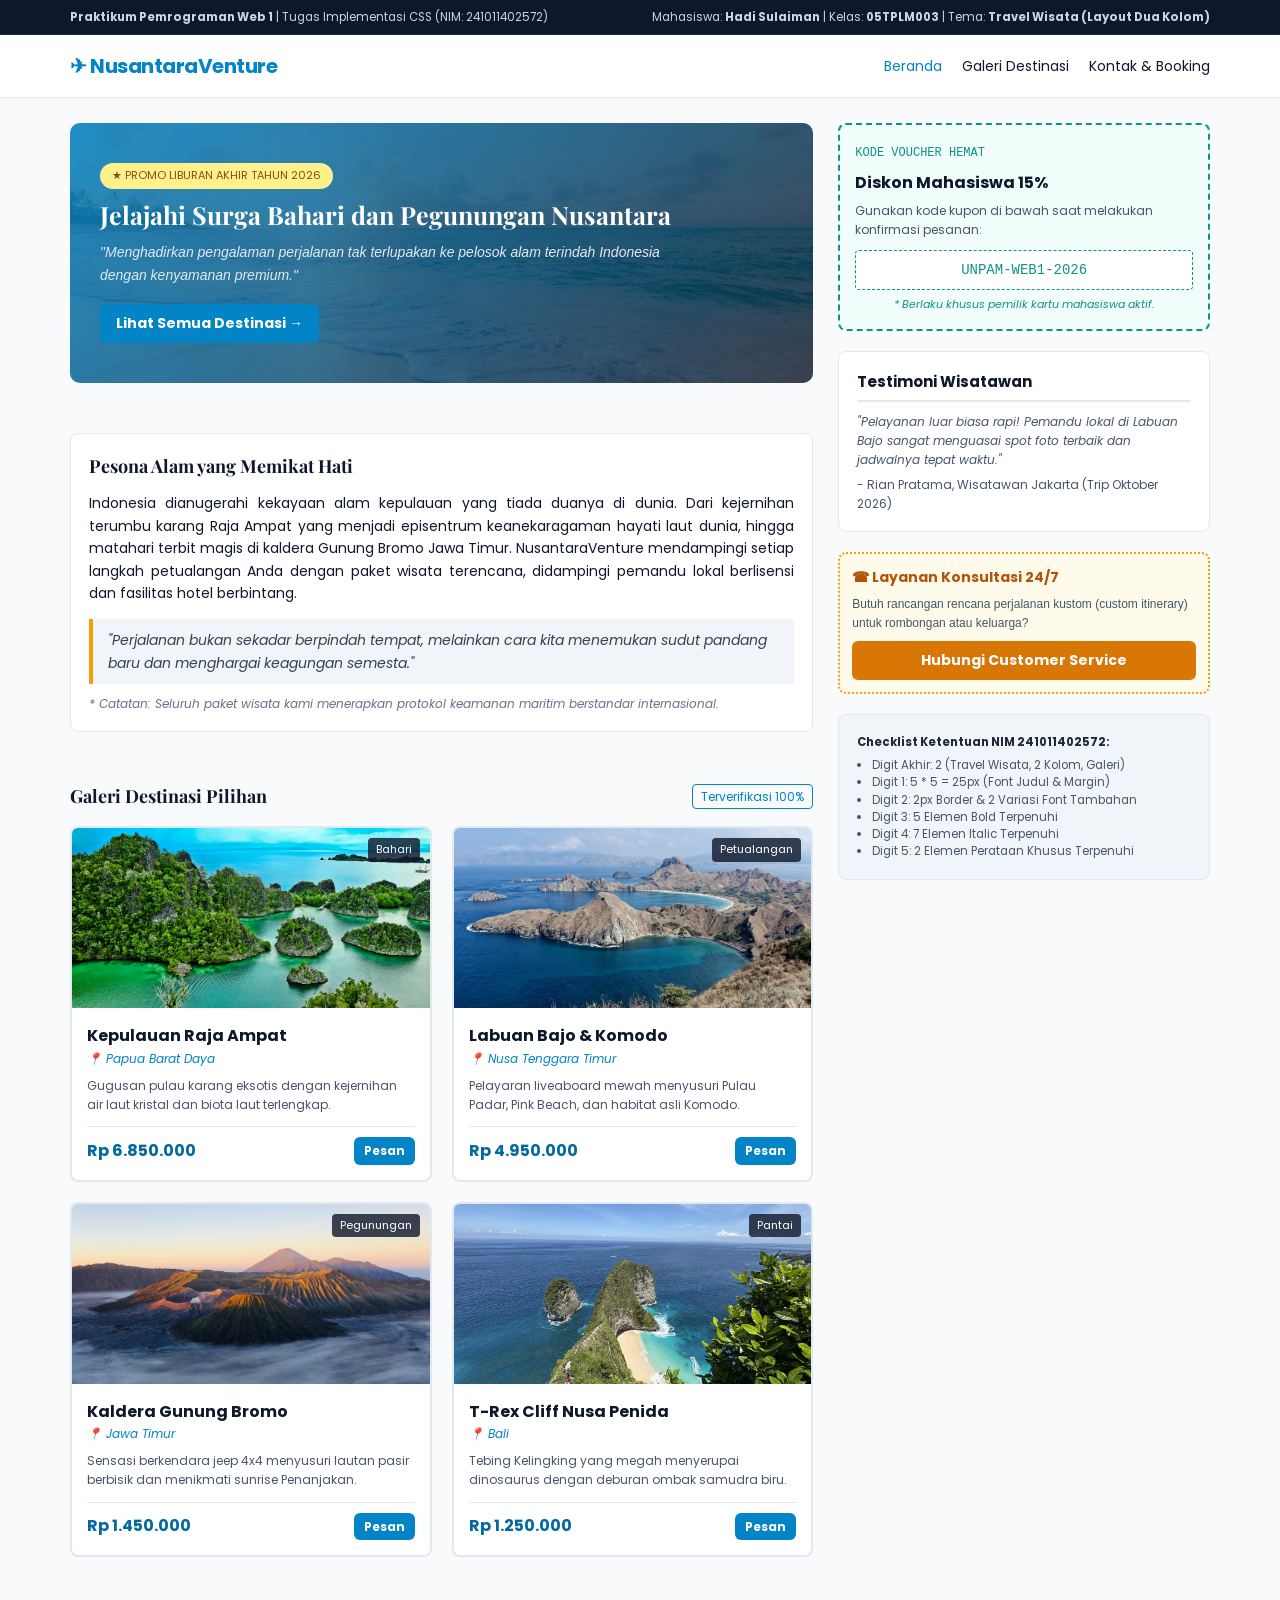
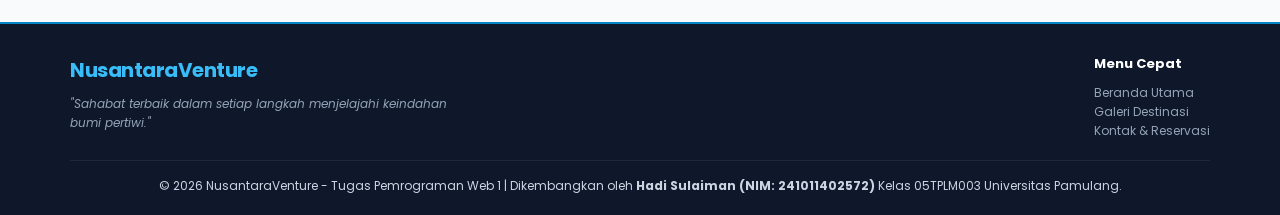
<file: index.html>
<!DOCTYPE html>
<html lang="id">
<head>
    <meta charset="UTF-8">
    <meta name="viewport" content="width=device-width, initial-scale=1.0">
    <title>NusantaraVenture - Jelajah Pesona Wisata Indonesia</title>
    <!-- EXTERNAL CSS (LINKING) - Syarat Wajib Tugas -->
    <link rel="stylesheet" href="style.css">
</head>
<body>

    <!-- Bar Informasi Identitas Mahasiswa UNPAM -->
    <div class="identitas-bar">
        <div class="container identitas-content">
            <div>
                <strong>Praktikum Pemrograman Web 1</strong> | Tugas Implementasi CSS (NIM: 241011402572)
            </div>
            <div>
                Mahasiswa: <strong>Hadi Sulaiman</strong> | Kelas: <strong>05TPLM003</strong> | Tema: <strong>Travel Wisata (Layout Dua Kolom)</strong>
            </div>
        </div>
    </div>

    <!-- Navigasi Utama -->
    <nav class="navbar">
        <div class="container nav-flex">
            <div class="brand-nama">
                ✈ NusantaraVenture
            </div>
            <ul class="nav-links">
                <li><a href="index.html" class="active">Beranda</a></li>
                <li><a href="destinasi.html">Galeri Destinasi</a></li>
                <li><a href="kontak.html">Kontak &amp; Booking</a></li>
            </ul>
        </div>
    </nav>

    <!-- Konten Utama dengan Layout Dua Kolom -->
    <main class="container layout-dua-kolom">

        <!-- ================= KOLOM UTAMA (KIRI) ================= -->
        <div class="kolom-utama">

            <!-- Hero Banner -->
            <section class="hero-banner" style="background-image: url('images/hero-marine.jpg');">
                <div class="hero-overlay"></div>
                <div class="hero-content">
                    <!-- INLINE CSS ELEMEN #1: Badge Promo Spesial -->
                    <span style="background-color: #fef08a; color: #854d0e; padding: 4px 12px; border-radius: 20px; font-size: 11px; display: inline-block; margin-bottom: 10px;">
                        ★ PROMO LIBURAN AKHIR TAHUN 2026
                    </span>
                    <!-- Judul Utama (font-size: 25px sesuai Digit ke-1: 5 * 5px) -->
                    <h1 class="judul-utama" style="color: #ffffff;">Jelajahi Surga Bahari dan Pegunungan Nusantara</h1>
                    <p class="tagline-italic font-sistem-bersih">
                        "Menghadirkan pengalaman perjalanan tak terlupakan ke pelosok alam terindah Indonesia dengan kenyamanan premium."
                    </p>
                    <a href="destinasi.html" class="btn-aksi">Lihat Semua Destinasi &rarr;</a>
                </div>
            </section>

            <!-- Seksi Pengantar / Artikel Wisata -->
            <section class="widget-box seksi-margin">
                <h2 class="judul-seksi">Pesona Alam yang Memikat Hati</h2>
                <!-- Perataan Teks Khusus #1: Text Justify -->
                <p class="text-justify-khusus font-sans-modern" style="margin-bottom: 15px;">
                    Indonesia dianugerahi kekayaan alam kepulauan yang tiada duanya di dunia. Dari kejernihan terumbu karang Raja Ampat yang menjadi episentrum keanekaragaman hayati laut dunia, hingga matahari terbit magis di kaldera Gunung Bromo Jawa Timur. NusantaraVenture mendampingi setiap langkah petualangan Anda dengan paket wisata terencana, didampingi pemandu lokal berlisensi dan fasilitas hotel berbintang.
                </p>

                <!-- Elemen Italic #3: Kutipan Wisatawan -->
                <div class="quote-italic">
                    "Perjalanan bukan sekadar berpindah tempat, melainkan cara kita menemukan sudut pandang baru dan menghargai keagungan semesta."
                </div>
                <!-- Elemen Italic #4: Catatan Khusus Perjalanan -->
                <p class="catatan-italic">
                    * Catatan: Seluruh paket wisata kami menerapkan protokol keamanan maritim berstandar internasional.
                </p>
            </section>

            <!-- TANTANGAN TUGAS: GALERI DESTINASI UNGGULAN -->
            <section class="seksi-margin">
                <div style="display: flex; justify-content: space-between; align-items: center; margin-bottom: 15px;">
                    <h2 class="judul-seksi" style="margin-bottom: 0;">Galeri Destinasi Pilihan</h2>
                    <!-- INLINE CSS ELEMEN #2: Tag Diskon Khusus -->
                    <span style="color: #0284c7; font-size: 12px; border: 1px solid #0284c7; padding: 2px 8px; border-radius: 4px;">
                        Terverifikasi 100%
                    </span>
                </div>

                <div class="galeri-grid">
                    <!-- Kartu Destinasi 1 -->
                    <article class="kartu-destinasi border-utama-solid">
                        <div class="destinasi-img-wrap">
                            <img src="images/raja-ampat.jpg" alt="Raja Ampat Papua Barat" class="destinasi-img">
                            <span class="destinasi-badge">Bahari</span>
                        </div>
                        <div class="destinasi-body">
                            <h3 class="destinasi-nama">Kepulauan Raja Ampat</h3>
                            <!-- Elemen Italic #2: Lokasi Geografis -->
                            <p class="lokasi-italic teks-kecil">&#128205; Papua Barat Daya</p>
                            <p class="teks-kecil font-sans-modern" style="margin: 8px 0;">
                                Gugusan pulau karang eksotis dengan kejernihan air laut kristal dan biota laut terlengkap.
                            </p>
                            <div class="destinasi-footer">
                                <span class="harga-angka">Rp 6.850.000</span>
                                <a href="kontak.html" class="btn-aksi" style="padding: 4px 10px; font-size: 12px;">Pesan</a>
                            </div>
                        </div>
                    </article>

                    <!-- Kartu Destinasi 2 -->
                    <article class="kartu-destinasi">
                        <div class="destinasi-img-wrap">
                            <img src="images/labuan-bajo.jpg" alt="Labuan Bajo Komodo" class="destinasi-img">
                            <span class="destinasi-badge">Petualangan</span>
                        </div>
                        <div class="destinasi-body">
                            <h3 class="destinasi-nama">Labuan Bajo &amp; Komodo</h3>
                            <p class="lokasi-italic teks-kecil">&#128205; Nusa Tenggara Timur</p>
                            <p class="teks-kecil font-sans-modern" style="margin: 8px 0;">
                                Pelayaran liveaboard mewah menyusuri Pulau Padar, Pink Beach, dan habitat asli Komodo.
                            </p>
                            <div class="destinasi-footer">
                                <span class="harga-angka">Rp 4.950.000</span>
                                <a href="kontak.html" class="btn-aksi" style="padding: 4px 10px; font-size: 12px;">Pesan</a>
                            </div>
                        </div>
                    </article>

                    <!-- Kartu Destinasi 3 -->
                    <article class="kartu-destinasi">
                        <div class="destinasi-img-wrap">
                            <img src="images/bromo.jpg" alt="Gunung Bromo Tengger" class="destinasi-img">
                            <span class="destinasi-badge">Pegunungan</span>
                        </div>
                        <div class="destinasi-body">
                            <h3 class="destinasi-nama">Kaldera Gunung Bromo</h3>
                            <p class="lokasi-italic teks-kecil">&#128205; Jawa Timur</p>
                            <p class="teks-kecil font-sans-modern" style="margin: 8px 0;">
                                Sensasi berkendara jeep 4x4 menyusuri lautan pasir berbisik dan menikmati sunrise Penanjakan.
                            </p>
                            <div class="destinasi-footer">
                                <span class="harga-angka">Rp 1.450.000</span>
                                <a href="kontak.html" class="btn-aksi" style="padding: 4px 10px; font-size: 12px;">Pesan</a>
                            </div>
                        </div>
                    </article>

                    <!-- Kartu Destinasi 4 -->
                    <article class="kartu-destinasi">
                        <div class="destinasi-img-wrap">
                            <img src="images/nusa-penida.jpg" alt="Nusa Penida Kelingking Beach" class="destinasi-img">
                            <span class="destinasi-badge">Pantai</span>
                        </div>
                        <div class="destinasi-body">
                            <h3 class="destinasi-nama">T-Rex Cliff Nusa Penida</h3>
                            <p class="lokasi-italic teks-kecil">&#128205; Bali</p>
                            <p class="teks-kecil font-sans-modern" style="margin: 8px 0;">
                                Tebing Kelingking yang megah menyerupai dinosaurus dengan deburan ombak samudra biru.
                            </p>
                            <div class="destinasi-footer">
                                <span class="harga-angka">Rp 1.250.000</span>
                                <a href="kontak.html" class="btn-aksi" style="padding: 4px 10px; font-size: 12px;">Pesan</a>
                            </div>
                        </div>
                    </article>
                </div>
            </section>

        </div>

        <!-- ================= KOLOM SIDEBAR (KANAN) ================= -->
        <aside class="kolom-sidebar">

            <!-- Widget 1: Voucher Diskon (Border Dashed 2px sesuai Digit ke-2) -->
            <div class="border-promo-dashed">
                <span class="teks-kecil font-kode-voucher" style="color: #0d9488; ">KODE VOUCHER HEMAT</span>
                <h3 style="font-size: 16px; margin: 6px 0; color: #0f172a;">Diskon Mahasiswa 15%</h3>
                <p class="teks-kecil" style="margin-bottom: 10px;">
                    Gunakan kode kupon di bawah saat melakukan konfirmasi pesanan:
                </p>
                <!-- Elemen Perataan Khusus #2: Text Center -->
                <div class="text-center-khusus font-kode-voucher" style="background: #ffffff; padding: 8px; border: 1px dashed #0d9488; border-radius: 4px; color: #0d9488;">
                    UNPAM-WEB1-2026
                </div>
                <!-- Elemen Italic #6: Keterangan Fasilitas / Term -->
                <p class="fasilitas-italic text-center-khusus" style="margin-top: 6px;">
                    * Berlaku khusus pemilik kartu mahasiswa aktif.
                </p>
            </div>

            <!-- Widget 2: Testimoni Wisatawan -->
            <div class="widget-box">
                <h3 style="font-size: 15px; margin-bottom: 10px; border-bottom: 2px solid var(--border-color); padding-bottom: 6px;">
                    Testimoni Wisatawan
                </h3>
                <!-- Elemen Italic #5: Testimoni Pengunjung -->
                <p class="testimoni-italic teks-kecil" style="margin-bottom: 6px;">
                    "Pelayanan luar biasa rapi! Pemandu lokal di Labuan Bajo sangat menguasai spot foto terbaik dan jadwalnya tepat waktu."
                </p>
                <!-- Elemen Italic #8: Status Review & Pengulas -->
                <p class="teks-kecil">
                    - Rian Pratama, Wisatawan Jakarta (Trip Oktober 2026)
                </p>
            </div>

            <!-- Widget 3: Info Hotline & Layanan Cepat -->
            <div class="border-info-dotted">
                <h3 style="font-size: 14px; color: #b45309; margin-bottom: 6px;">
                    &#9742; Layanan Konsultasi 24/7
                </h3>
                <p class="teks-kecil font-sistem-bersih" style="margin-bottom: 8px;">
                    Butuh rancangan rencana perjalanan kustom (custom itinerary) untuk rombongan atau keluarga?
                </p>
                <a href="kontak.html" class="btn-aksi" style="background: #d97706; width: 100%; text-align: center;">
                    Hubungi Customer Service
                </a>
            </div>

            <!-- Widget 4: Rekap Nilai Implementasi CSS Mahasiswa -->
            <div class="widget-box" style="background: #f1f5f9; font-size: 11.5px;">
                <strong style="color: #1e293b;">Checklist Ketentuan NIM 241011402572:</strong>
                <ul style="padding-left: 15px; margin-top: 6px; line-height: 1.5; color: #475569;">
                    <li>Digit Akhir: 2 (Travel Wisata, 2 Kolom, Galeri)</li>
                    <li>Digit 1: 5 * 5 = 25px (Font Judul &amp; Margin)</li>
                    <li>Digit 2: 2px Border &amp; 2 Variasi Font Tambahan</li>
                    <li>Digit 3: 5 Elemen Bold Terpenuhi</li>
                    <li>Digit 4: 7 Elemen Italic Terpenuhi</li>
                    <li>Digit 5: 2 Elemen Perataan Khusus Terpenuhi</li>
                </ul>
            </div>

        </aside>

    </main>

    <!-- Footer -->
    <footer>
        <div class="container">
            <div style="display: flex; justify-content: space-between; flex-wrap: wrap; gap: 20px;">
                <div style="max-width: 400px;">
                    <div class="brand-nama" style="color: #38bdf8; margin-bottom: 8px;">NusantaraVenture</div>
                    <!-- Elemen Italic #7: Motto Footer -->
                    <p class="footer-motto-italic teks-kecil">
                        "Sahabat terbaik dalam setiap langkah menjelajahi keindahan bumi pertiwi."
                    </p>
                </div>
                <div>
                    <h4 style="color: #ffffff; margin-bottom: 8px; font-size: 13px;">Menu Cepat</h4>
                    <p class="teks-kecil"><a href="index.html" style="color: #94a3b8; text-decoration: none;">Beranda Utama</a></p>
                    <p class="teks-kecil"><a href="destinasi.html" style="color: #94a3b8; text-decoration: none;">Galeri Destinasi</a></p>
                    <p class="teks-kecil"><a href="kontak.html" style="color: #94a3b8; text-decoration: none;">Kontak &amp; Reservasi</a></p>
                </div>
            </div>
            <div class="footer-bottom text-center-khusus">
                &copy; 2026 NusantaraVenture - Tugas Pemrograman Web 1 | Dikembangkan oleh <strong>Hadi Sulaiman (NIM: 241011402572)</strong> Kelas 05TPLM003 Universitas Pamulang.
            </div>
        </div>
    </footer>

</body>
</html>
</file>
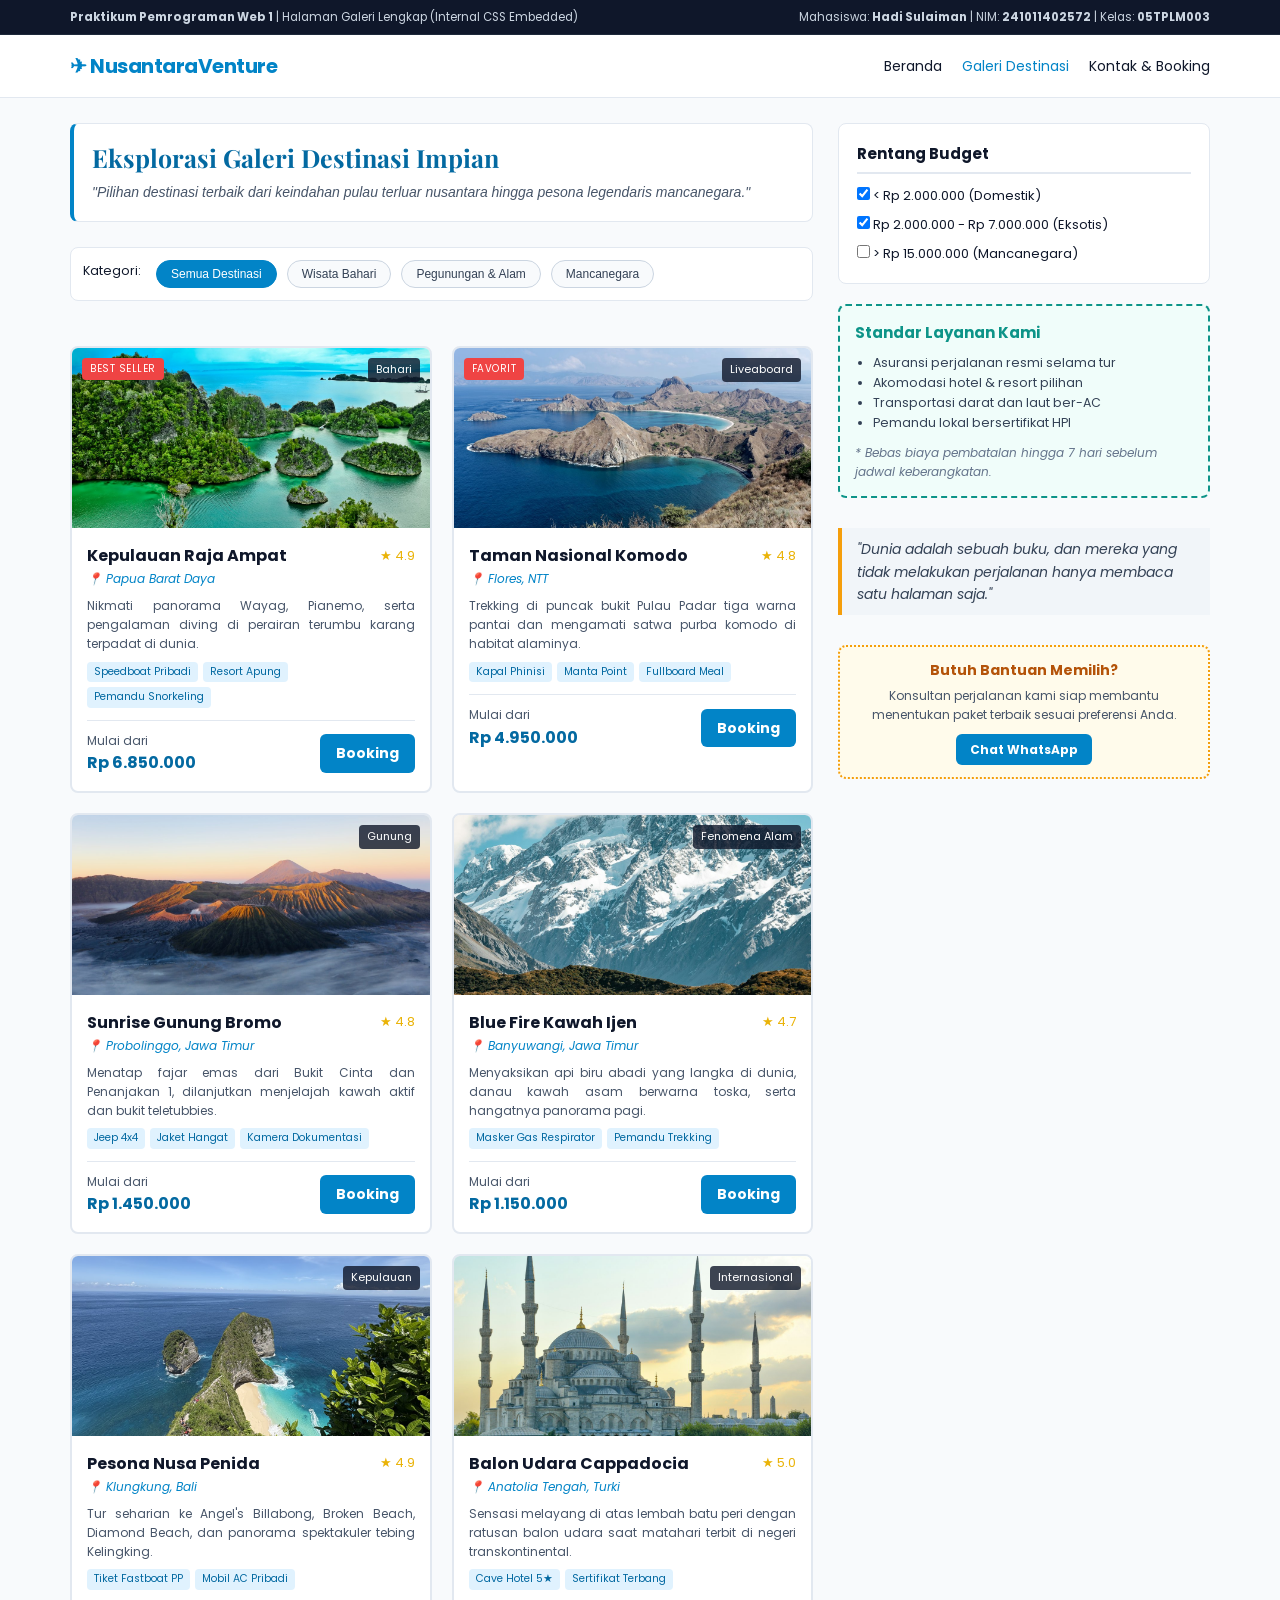
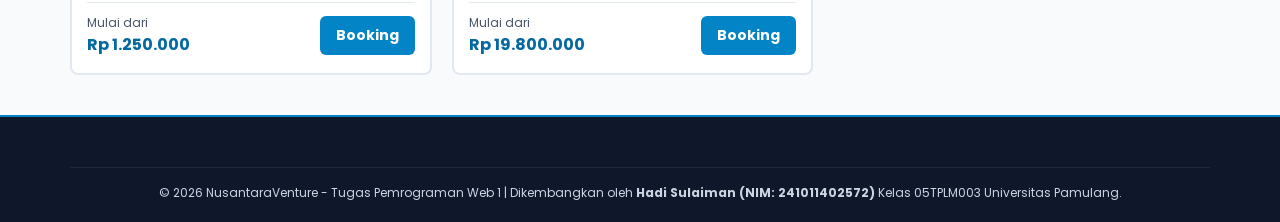
<file: destinasi.html>
<!DOCTYPE html>
<html lang="id">
<head>
    <meta charset="UTF-8">
    <meta name="viewport" content="width=device-width, initial-scale=1.0">
    <title>Katalog & Galeri Destinasi - NusantaraVenture</title>
    <!-- EXTERNAL CSS (LINKING) - Syarat Wajib Tugas -->
    <link rel="stylesheet" href="style.css">

    <!-- INTERNAL CSS (EMBEDDING) - Syarat Wajib Tugas: Menggunakan tag <style> di head -->
    <style>
        /* Gaya Internal Khusus untuk Halaman Galeri Destinasi */
        .filter-kategori-container {
            display: flex;
            gap: 10px;
            flex-wrap: wrap;
            margin-bottom: 20px;
            padding: 12px;
            background: #ffffff;
            border-radius: 8px;
            border: 1px solid #e2e8f0;
        }

        .filter-btn {
            padding: 6px 14px;
            font-size: 12px;
            border-radius: 20px;
            border: 1px solid #cbd5e1;
            background: #f8fafc;
            color: #334155;
            cursor: pointer;
            
            transition: all 0.2s ease;
        }

        .filter-btn.active, .filter-btn:hover {
            background: var(--primary-color);
            color: #ffffff;
            border-color: var(--primary-color);
        }

        .destinasi-grid-lengkap {
            display: grid;
            grid-template-columns: repeat(auto-fill, minmax(280px, 1fr));
            gap: 20px;
        }

        .rating-bintang {
            color: #eab308;
            font-size: 13px;
            
        }

        .fasilitas-tags {
            display: flex;
            gap: 5px;
            flex-wrap: wrap;
            margin-top: 8px;
        }

        .tag-pill {
            background: #e0f2fe;
            color: #0369a1;
            font-size: 10.5px;
            padding: 2px 7px;
            border-radius: 4px;
            
        }

        .badge-populer-embed {
            position: absolute;
            top: 10px;
            left: 10px;
            background: #ef4444;
            color: #ffffff;
            font-size: 10px;
            
            padding: 3px 8px;
            border-radius: 4px;
            text-transform: uppercase;
            letter-spacing: 0.5px;
        }
    </style>
</head>
<body>

    <!-- Bar Informasi Identitas Mahasiswa UNPAM -->
    <div class="identitas-bar">
        <div class="container identitas-content">
            <div>
                <strong>Praktikum Pemrograman Web 1</strong> | Halaman Galeri Lengkap (Internal CSS Embedded)
            </div>
            <div>
                Mahasiswa: <strong>Hadi Sulaiman</strong> | NIM: <strong>241011402572</strong> | Kelas: <strong>05TPLM003</strong>
            </div>
        </div>
    </div>

    <!-- Navigasi Utama -->
    <nav class="navbar">
        <div class="container nav-flex">
            <div class="brand-nama">
                ✈ NusantaraVenture
            </div>
            <ul class="nav-links">
                <li><a href="index.html">Beranda</a></li>
                <li><a href="destinasi.html" class="active">Galeri Destinasi</a></li>
                <li><a href="kontak.html">Kontak &amp; Booking</a></li>
            </ul>
        </div>
    </nav>

    <!-- Konten Utama Galeri dengan Layout Dua Kolom -->
    <main class="container layout-dua-kolom">

        <!-- ================= KOLOM UTAMA (KIRI) ================= -->
        <div class="kolom-utama">

            <!-- Header Halaman Galeri -->
            <div class="widget-box" style="border-left: 4px solid var(--primary-color);">
                <!-- Judul Utama (font-size: 25px sesuai Digit ke-1: 5 * 5px) -->
                <h1 class="judul-utama">Eksplorasi Galeri Destinasi Impian</h1>
                <!-- Elemen Italic #1: Tagline -->
                <p class="tagline-italic font-sistem-bersih" style="margin-top: 6px;">
                    "Pilihan destinasi terbaik dari keindahan pulau terluar nusantara hingga pesona legendaris mancanegara."
                </p>
            </div>

            <!-- Filter Kategori (Styling dari Internal CSS) -->
            <div class="filter-kategori-container">
                <span class="form-label" style="display: flex; align-items: center; margin-right: 5px; font-size: 12.5px;">Kategori:</span>
                <button class="filter-btn active">Semua Destinasi</button>
                <button class="filter-btn">Wisata Bahari</button>
                <button class="filter-btn">Pegunungan &amp; Alam</button>
                <button class="filter-btn">Mancanegara</button>
            </div>

            <!-- Grid Galeri Destinasi Lengkap -->
            <section class="destinasi-grid-lengkap">

                <!-- Destinasi 1: Raja Ampat -->
                <article class="kartu-destinasi border-utama-solid">
                    <div class="destinasi-img-wrap">
                        <img src="images/raja-ampat.jpg" alt="Raja Ampat" class="destinasi-img">
                        <span class="badge-populer-embed">Best Seller</span>
                        <span class="destinasi-badge">Bahari</span>
                    </div>
                    <div class="destinasi-body">
                        <div style="display: flex; justify-content: space-between; align-items: center;">
                            <h3 class="destinasi-nama">Kepulauan Raja Ampat</h3>
                            <span class="rating-bintang">★ 4.9</span>
                        </div>
                        <!-- Elemen Italic #2: Lokasi Geografis -->
                        <p class="lokasi-italic teks-kecil">&#128205; Papua Barat Daya</p>
                        <!-- Perataan Teks Khusus: Text Justify -->
                        <p class="teks-kecil text-justify-khusus" style="margin: 8px 0;">
                            Nikmati panorama Wayag, Pianemo, serta pengalaman diving di perairan terumbu karang terpadat di dunia.
                        </p>
                        <div class="fasilitas-tags">
                            <span class="tag-pill">Speedboat Pribadi</span>
                            <span class="tag-pill">Resort Apung</span>
                            <span class="tag-pill">Pemandu Snorkeling</span>
                        </div>
                        <div class="destinasi-footer">
                            <div>
                                <span class="teks-kecil" style="display: block;">Mulai dari</span>
                                <span class="harga-angka">Rp 6.850.000</span>
                            </div>
                            <a href="kontak.html" class="btn-aksi">Booking</a>
                        </div>
                    </div>
                </article>

                <!-- Destinasi 2: Labuan Bajo -->
                <article class="kartu-destinasi border-utama-solid">
                    <div class="destinasi-img-wrap">
                        <img src="images/labuan-bajo.jpg" alt="Labuan Bajo" class="destinasi-img">
                        <span class="badge-populer-embed">Favorit</span>
                        <span class="destinasi-badge">Liveaboard</span>
                    </div>
                    <div class="destinasi-body">
                        <div style="display: flex; justify-content: space-between; align-items: center;">
                            <h3 class="destinasi-nama">Taman Nasional Komodo</h3>
                            <span class="rating-bintang">★ 4.8</span>
                        </div>
                        <p class="lokasi-italic teks-kecil">&#128205; Flores, NTT</p>
                        <p class="teks-kecil text-justify-khusus" style="margin: 8px 0;">
                            Trekking di puncak bukit Pulau Padar tiga warna pantai dan mengamati satwa purba komodo di habitat alaminya.
                        </p>
                        <div class="fasilitas-tags">
                            <span class="tag-pill">Kapal Phinisi</span>
                            <span class="tag-pill">Manta Point</span>
                            <span class="tag-pill">Fullboard Meal</span>
                        </div>
                        <div class="destinasi-footer">
                            <div>
                                <span class="teks-kecil" style="display: block;">Mulai dari</span>
                                <span class="harga-angka">Rp 4.950.000</span>
                            </div>
                            <a href="kontak.html" class="btn-aksi">Booking</a>
                        </div>
                    </div>
                </article>

                <!-- Destinasi 3: Gunung Bromo -->
                <article class="kartu-destinasi">
                    <div class="destinasi-img-wrap">
                        <img src="images/bromo.jpg" alt="Gunung Bromo" class="destinasi-img">
                        <span class="destinasi-badge">Gunung</span>
                    </div>
                    <div class="destinasi-body">
                        <div style="display: flex; justify-content: space-between; align-items: center;">
                            <h3 class="destinasi-nama">Sunrise Gunung Bromo</h3>
                            <span class="rating-bintang">★ 4.8</span>
                        </div>
                        <p class="lokasi-italic teks-kecil">&#128205; Probolinggo, Jawa Timur</p>
                        <p class="teks-kecil text-justify-khusus" style="margin: 8px 0;">
                            Menatap fajar emas dari Bukit Cinta dan Penanjakan 1, dilanjutkan menjelajah kawah aktif dan bukit teletubbies.
                        </p>
                        <div class="fasilitas-tags">
                            <span class="tag-pill">Jeep 4x4</span>
                            <span class="tag-pill">Jaket Hangat</span>
                            <span class="tag-pill">Kamera Dokumentasi</span>
                        </div>
                        <div class="destinasi-footer">
                            <div>
                                <span class="teks-kecil" style="display: block;">Mulai dari</span>
                                <span class="harga-angka">Rp 1.450.000</span>
                            </div>
                            <a href="kontak.html" class="btn-aksi">Booking</a>
                        </div>
                    </div>
                </article>

                <!-- Destinasi 4: Kawah Ijen -->
                <article class="kartu-destinasi">
                    <div class="destinasi-img-wrap">
                        <img src="images/kawah-ijen.jpg" alt="Kawah Ijen" class="destinasi-img">
                        <span class="destinasi-badge">Fenomena Alam</span>
                    </div>
                    <div class="destinasi-body">
                        <div style="display: flex; justify-content: space-between; align-items: center;">
                            <h3 class="destinasi-nama">Blue Fire Kawah Ijen</h3>
                            <span class="rating-bintang">★ 4.7</span>
                        </div>
                        <p class="lokasi-italic teks-kecil">&#128205; Banyuwangi, Jawa Timur</p>
                        <p class="teks-kecil text-justify-khusus" style="margin: 8px 0;">
                            Menyaksikan api biru abadi yang langka di dunia, danau kawah asam berwarna toska, serta hangatnya panorama pagi.
                        </p>
                        <div class="fasilitas-tags">
                            <span class="tag-pill">Masker Gas Respirator</span>
                            <span class="tag-pill">Pemandu Trekking</span>
                        </div>
                        <div class="destinasi-footer">
                            <div>
                                <span class="teks-kecil" style="display: block;">Mulai dari</span>
                                <span class="harga-angka">Rp 1.150.000</span>
                            </div>
                            <a href="kontak.html" class="btn-aksi">Booking</a>
                        </div>
                    </div>
                </article>

                <!-- Destinasi 5: Nusa Penida -->
                <article class="kartu-destinasi">
                    <div class="destinasi-img-wrap">
                        <img src="images/nusa-penida.jpg" alt="Nusa Penida" class="destinasi-img">
                        <span class="destinasi-badge">Kepulauan</span>
                    </div>
                    <div class="destinasi-body">
                        <div style="display: flex; justify-content: space-between; align-items: center;">
                            <h3 class="destinasi-nama">Pesona Nusa Penida</h3>
                            <span class="rating-bintang">★ 4.9</span>
                        </div>
                        <p class="lokasi-italic teks-kecil">&#128205; Klungkung, Bali</p>
                        <p class="teks-kecil text-justify-khusus" style="margin: 8px 0;">
                            Tur seharian ke Angel's Billabong, Broken Beach, Diamond Beach, dan panorama spektakuler tebing Kelingking.
                        </p>
                        <div class="fasilitas-tags">
                            <span class="tag-pill">Tiket Fastboat PP</span>
                            <span class="tag-pill">Mobil AC Pribadi</span>
                        </div>
                        <div class="destinasi-footer">
                            <div>
                                <span class="teks-kecil" style="display: block;">Mulai dari</span>
                                <span class="harga-angka">Rp 1.250.000</span>
                            </div>
                            <a href="kontak.html" class="btn-aksi">Booking</a>
                        </div>
                    </div>
                </article>

                <!-- Destinasi 6: Cappadocia -->
                <article class="kartu-destinasi">
                    <div class="destinasi-img-wrap">
                        <img src="images/cappadocia.jpg" alt="Cappadocia Balon Udara" class="destinasi-img">
                        <span class="destinasi-badge">Internasional</span>
                    </div>
                    <div class="destinasi-body">
                        <div style="display: flex; justify-content: space-between; align-items: center;">
                            <h3 class="destinasi-nama">Balon Udara Cappadocia</h3>
                            <span class="rating-bintang">★ 5.0</span>
                        </div>
                        <p class="lokasi-italic teks-kecil">&#128205; Anatolia Tengah, Turki</p>
                        <p class="teks-kecil text-justify-khusus" style="margin: 8px 0;">
                            Sensasi melayang di atas lembah batu peri dengan ratusan balon udara saat matahari terbit di negeri transkontinental.
                        </p>
                        <div class="fasilitas-tags">
                            <span class="tag-pill">Cave Hotel 5★</span>
                            <span class="tag-pill">Sertifikat Terbang</span>
                        </div>
                        <div class="destinasi-footer">
                            <div>
                                <span class="teks-kecil" style="display: block;">Mulai dari</span>
                                <span class="harga-angka">Rp 19.800.000</span>
                            </div>
                            <a href="kontak.html" class="btn-aksi">Booking</a>
                        </div>
                    </div>
                </article>

            </section>

        </div>

        <!-- ================= KOLOM SIDEBAR (KANAN) ================= -->
        <aside class="kolom-sidebar">

            <!-- Filter Berdasarkan Rentang Harga -->
            <div class="widget-box">
                <h3 style="font-size: 15px; margin-bottom: 12px; border-bottom: 2px solid var(--border-color); padding-bottom: 6px;">
                    Rentang Budget
                </h3>
                <div style="display: flex; flex-direction: column; gap: 8px; font-size: 13px;">
                    <label><input type="checkbox" checked> &lt; Rp 2.000.000 (Domestik)</label>
                    <label><input type="checkbox" checked> Rp 2.000.000 - Rp 7.000.000 (Eksotis)</label>
                    <label><input type="checkbox"> &gt; Rp 15.000.000 (Mancanegara)</label>
                </div>
            </div>

            <!-- Fasilitas Termasuk (Dua Jenis Border: Solid & Dashed) -->
            <div class="border-promo-dashed">
                <h3 style="font-size: 15px; color: #0d9488; margin-bottom: 8px;">
                    Standar Layanan Kami
                </h3>
                <ul style="padding-left: 18px; font-size: 12.5px; line-height: 1.6; color: #334155;">
                    <li>Asuransi perjalanan resmi selama tur</li>
                    <li>Akomodasi hotel &amp; resort pilihan</li>
                    <li>Transportasi darat dan laut ber-AC</li>
                    <li>Pemandu lokal bersertifikat HPI</li>
                </ul>
                <!-- Elemen Italic #4: Catatan Khusus -->
                <p class="catatan-italic" style="margin-top: 10px;">
                    * Bebas biaya pembatalan hingga 7 hari sebelum jadwal keberangkatan.
                </p>
            </div>

            <!-- Kutipan Petualang -->
            <div class="quote-italic">
                "Dunia adalah sebuah buku, dan mereka yang tidak melakukan perjalanan hanya membaca satu halaman saja."
            </div>

            <!-- Card Bantuan -->
            <div class="border-info-dotted text-center-khusus">
                <h4 style="color: #b45309; margin-bottom: 4px;">Butuh Bantuan Memilih?</h4>
                <p class="teks-kecil" style="margin-bottom: 10px;">
                    Konsultan perjalanan kami siap membantu menentukan paket terbaik sesuai preferensi Anda.
                </p>
                <a href="kontak.html" class="btn-aksi" style="padding: 6px 14px; font-size: 12px;">Chat WhatsApp</a>
            </div>

        </aside>

    </main>

    <!-- Footer -->
    <footer>
        <div class="container">
            <div class="footer-bottom text-center-khusus">
                &copy; 2026 NusantaraVenture - Tugas Pemrograman Web 1 | Dikembangkan oleh <strong>Hadi Sulaiman (NIM: 241011402572)</strong> Kelas 05TPLM003 Universitas Pamulang.
            </div>
        </div>
    </footer>

</body>
</html>
</file>
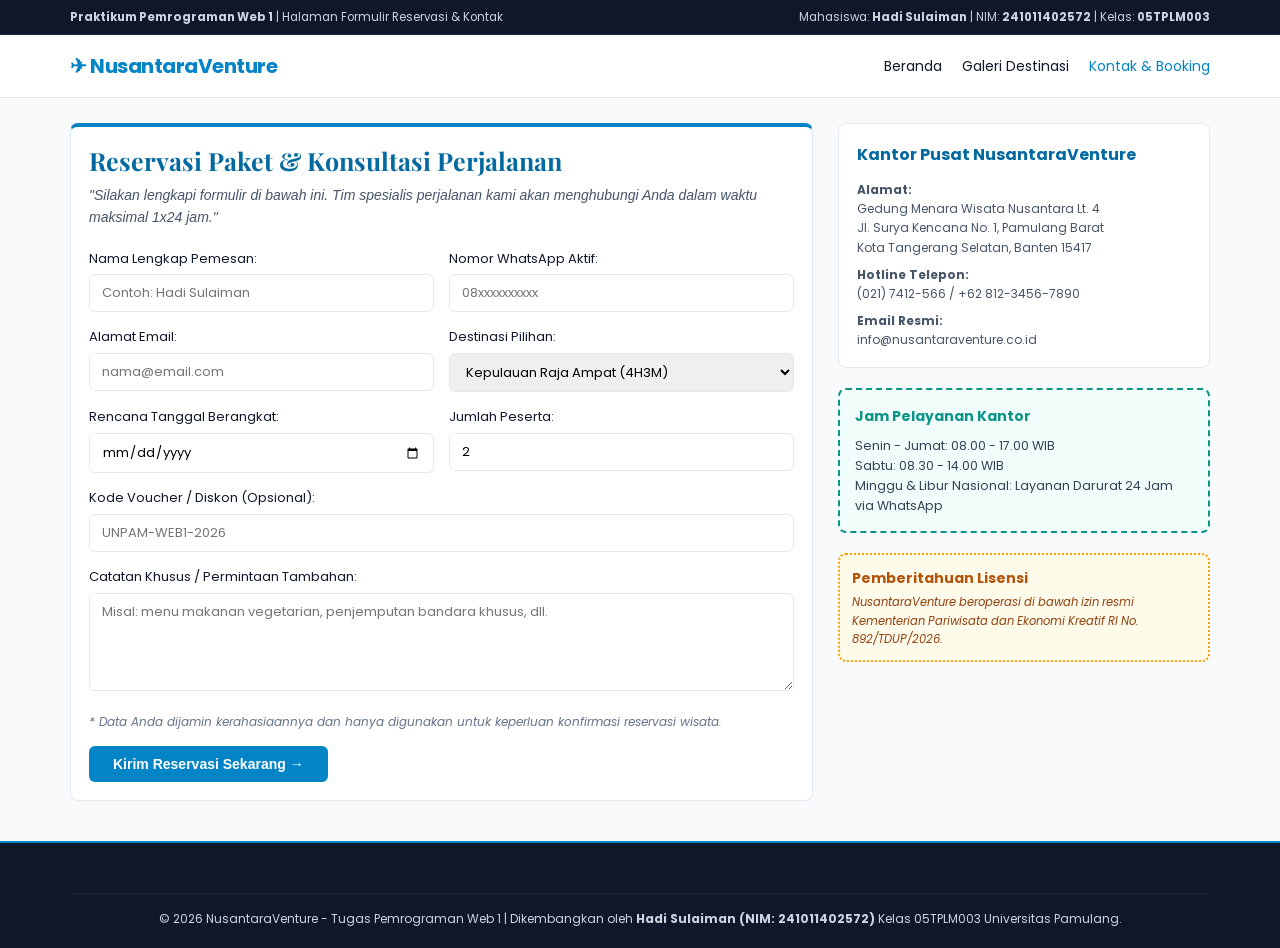
<file: kontak.html>
<!DOCTYPE html>
<html lang="id">
<head>
    <meta charset="UTF-8">
    <meta name="viewport" content="width=device-width, initial-scale=1.0">
    <title>Kontak & Reservasi Perjalanan - NusantaraVenture</title>
    <!-- EXTERNAL CSS (LINKING) - Syarat Wajib Tugas -->
    <link rel="stylesheet" href="style.css">
</head>
<body>

    <!-- Bar Informasi Identitas Mahasiswa UNPAM -->
    <div class="identitas-bar">
        <div class="container identitas-content">
            <div>
                <strong>Praktikum Pemrograman Web 1</strong> | Halaman Formulir Reservasi &amp; Kontak
            </div>
            <div>
                Mahasiswa: <strong>Hadi Sulaiman</strong> | NIM: <strong>241011402572</strong> | Kelas: <strong>05TPLM003</strong>
            </div>
        </div>
    </div>

    <!-- Navigasi Utama -->
    <nav class="navbar">
        <div class="container nav-flex">
            <div class="brand-nama">
                ✈ NusantaraVenture
            </div>
            <ul class="nav-links">
                <li><a href="index.html">Beranda</a></li>
                <li><a href="destinasi.html">Galeri Destinasi</a></li>
                <li><a href="kontak.html" class="active">Kontak &amp; Booking</a></li>
            </ul>
        </div>
    </nav>

    <!-- Konten Utama Kontak dengan Layout Dua Kolom -->
    <main class="container layout-dua-kolom">

        <!-- ================= KOLOM UTAMA (KIRI): FORMULIR BOOKING ================= -->
        <div class="kolom-utama">

            <div class="widget-box" style="border-top: 4px solid var(--primary-color);">
                <!-- Judul Utama (font-size: 25px sesuai Digit ke-1: 5 * 5px) -->
                <h1 class="judul-utama">Reservasi Paket &amp; Konsultasi Perjalanan</h1>
                <!-- Elemen Italic #1: Tagline -->
                <p class="tagline-italic font-sistem-bersih" style="margin-top: 6px; margin-bottom: 20px;">
                    "Silakan lengkapi formulir di bawah ini. Tim spesialis perjalanan kami akan menghubungi Anda dalam waktu maksimal 1x24 jam."
                </p>

                <!-- Formulir Reservasi -->
                <form action="#" method="POST" onsubmit="event.preventDefault(); alert('Terima kasih! Formulir reservasi Anda berhasil dikirim.');">
                    
                    <div style="display: grid; grid-template-columns: 1fr 1fr; gap: 15px;">
                        <div class="form-group">
                            <label class="form-label">Nama Lengkap Pemesan:</label>
                            <input type="text" class="form-control" placeholder="Contoh: Hadi Sulaiman" required>
                        </div>
                        <div class="form-group">
                            <label class="form-label">Nomor WhatsApp Aktif:</label>
                            <input type="tel" class="form-control" placeholder="08xxxxxxxxxx" required>
                        </div>
                    </div>

                    <div style="display: grid; grid-template-columns: 1fr 1fr; gap: 15px;">
                        <div class="form-group">
                            <label class="form-label">Alamat Email:</label>
                            <input type="email" class="form-control" placeholder="nama@email.com" required>
                        </div>
                        <div class="form-group">
                            <label class="form-label">Destinasi Pilihan:</label>
                            <select class="form-control">
                                <option>Kepulauan Raja Ampat (4H3M)</option>
                                <option>Labuan Bajo &amp; Komodo Liveaboard (3H2M)</option>
                                <option>Sunrise Kaldera Bromo (2H1M)</option>
                                <option>Blue Fire Kawah Ijen (2H1M)</option>
                                <option>Eksplorasi Nusa Penida Bali (1 Hari)</option>
                                <option>Tur Balon Udara Cappadocia Turki (7H6M)</option>
                            </select>
                        </div>
                    </div>

                    <div style="display: grid; grid-template-columns: 1fr 1fr; gap: 15px;">
                        <div class="form-group">
                            <label class="form-label">Rencana Tanggal Berangkat:</label>
                            <input type="date" class="form-control" required>
                        </div>
                        <div class="form-group">
                            <label class="form-label">Jumlah Peserta:</label>
                            <input type="number" class="form-control" value="2" min="1" max="50">
                        </div>
                    </div>

                    <div class="form-group">
                        <label class="form-label">Kode Voucher / Diskon (Opsional):</label>
                        <!-- Menggunakan Variasi Font Monospace -->
                        <input type="text" class="form-control font-kode-voucher" placeholder="UNPAM-WEB1-2026" style="text-transform: uppercase;">
                    </div>

                    <div class="form-group">
                        <label class="form-label">Catatan Khusus / Permintaan Tambahan:</label>
                        <textarea class="form-control" rows="4" placeholder="Misal: menu makanan vegetarian, penjemputan bandara khusus, dll."></textarea>
                    </div>

                    <!-- Elemen Italic #4: Catatan Khusus -->
                    <p class="catatan-italic" style="margin-bottom: 15px;">
                        * Data Anda dijamin kerahasiaannya dan hanya digunakan untuk keperluan konfirmasi reservasi wisata.
                    </p>

                    <!-- Elemen Bold #5: Tombol Aksi -->
                    <button type="submit" class="btn-aksi" style="padding: 10px 24px; font-size: 14px;">
                        Kirim Reservasi Sekarang &rarr;
                    </button>
                </form>
            </div>

        </div>

        <!-- ================= KOLOM SIDEBAR (KANAN): INFORMASI KANTOR ================= -->
        <aside class="kolom-sidebar">

            <!-- Kantor Operasional -->
            <div class="widget-box border-utama-solid">
                <h3 style="font-size: 16px; margin-bottom: 12px; color: var(--primary-dark);">
                    Kantor Pusat NusantaraVenture
                </h3>
                <p class="font-sans-modern teks-kecil" style="margin-bottom: 8px;">
                    <strong>Alamat:</strong><br>
                    Gedung Menara Wisata Nusantara Lt. 4<br>
                    Jl. Surya Kencana No. 1, Pamulang Barat<br>
                    Kota Tangerang Selatan, Banten 15417
                </p>
                <p class="font-sans-modern teks-kecil" style="margin-bottom: 8px;">
                    <strong>Hotline Telepon:</strong><br>
                    (021) 7412-566 / +62 812-3456-7890
                </p>
                <p class="font-sans-modern teks-kecil">
                    <strong>Email Resmi:</strong><br>
                    info@nusantaraventure.co.id
                </p>
            </div>

            <!-- Jam Operasional -->
            <div class="border-promo-dashed">
                <h4 style="font-size: 14px; color: #0d9488; margin-bottom: 8px;">
                    Jam Pelayanan Kantor
                </h4>
                <div style="font-size: 12.5px; line-height: 1.6; color: #334155;">
                    <div>Senin - Jumat: 08.00 - 17.00 WIB</div>
                    <div>Sabtu: 08.30 - 14.00 WIB</div>
                    <div>Minggu &amp; Libur Nasional: Layanan Darurat 24 Jam via WhatsApp</div>
                </div>
            </div>

            <!-- Jaminan Keamanan -->
            <div class="border-info-dotted">
                <h4 style="color: #b45309; margin-bottom: 4px;">Pemberitahuan Lisensi</h4>
                <!-- Elemen Italic: Disclaimer -->
                <p class="catatan-italic" style="font-size: 11.5px; color: #92400e;">
                    NusantaraVenture beroperasi di bawah izin resmi Kementerian Pariwisata dan Ekonomi Kreatif RI No. 892/TDUP/2026.
                </p>
            </div>

        </aside>

    </main>

    <!-- Footer -->
    <footer>
        <div class="container">
            <div class="footer-bottom text-center-khusus">
                &copy; 2026 NusantaraVenture - Tugas Pemrograman Web 1 | Dikembangkan oleh <strong>Hadi Sulaiman (NIM: 241011402572)</strong> Kelas 05TPLM003 Universitas Pamulang.
            </div>
        </div>
    </footer>

</body>
</html>
</file>
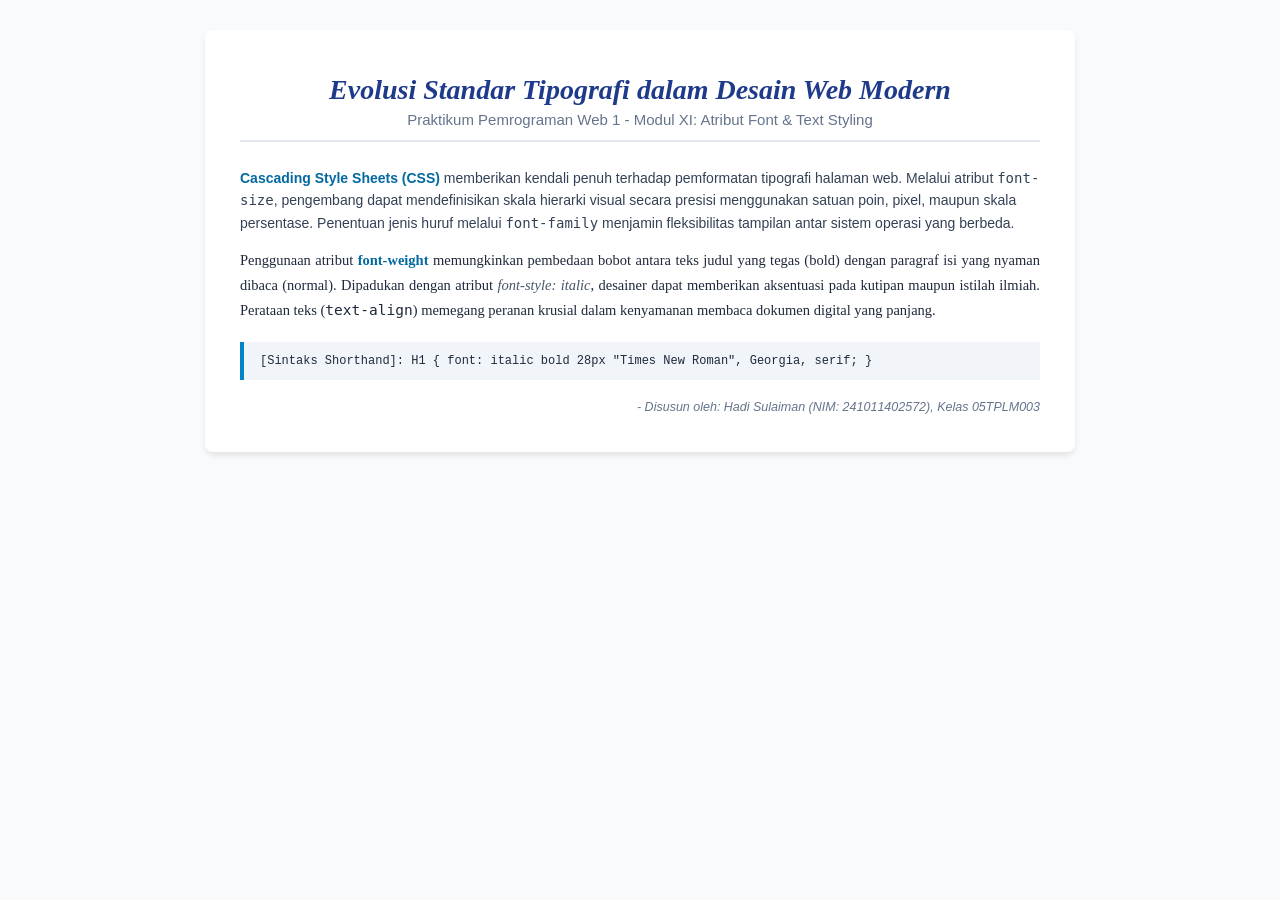
<file: percobaan/latihan1_font.html>
<!DOCTYPE html>
<html lang="id">
<head>
    <meta charset="UTF-8">
    <title>Percobaan 1: Pengaturan Tipografi & Teks CSS</title>
    <style>
        body {
            font-family: Arial, sans-serif;
            background-color: #f8fafc;
            color: #1e293b;
            padding: 30px;
            margin: 0;
        }

        .container {
            max-width: 800px;
            margin: 0 auto;
            background: #ffffff;
            padding: 25px 35px;
            border-radius: 8px;
            box-shadow: 0 4px 6px -1px rgba(0,0,0,0.1);
        }

        /* Heading Utama: Menggunakan Shorthand font */
        h1.judul-artikel {
            font: italic bold 28px "Times New Roman", Georgia, serif;
            color: #1e3a8a;
            margin-bottom: 5px;
            text-align: center;
        }

        /* Sub-judul: font-family Arial, font-weight medium, font-size medium */
        h2.sub-judul {
            font-family: Arial, sans-serif;
            font-weight: normal;
            font-size: 15px;
            color: #64748b;
            text-align: center;
            margin-top: 0;
            margin-bottom: 25px;
            border-bottom: 2px solid #e2e8f0;
            padding-bottom: 12px;
        }

        /* Paragraf 1: Perataan Kiri (text-align: left) */
        p.paragraf-kiri {
            font-family: "Segoe UI", Tahoma, sans-serif;
            font-size: 14px;
            line-height: 1.6;
            text-align: left;
            color: #334155;
        }

        /* Paragraf 2: Perataan Justify (text-align: justify) dengan variasi font-style & font-weight */
        p.paragraf-justify {
            font-family: "Georgia", serif;
            font-size: 14.5px;
            line-height: 1.7;
            text-align: justify;
            color: #1e293b;
        }

        /* Penekanan Istilah Khusus */
        .istilah-tebal {
            font-weight: bold;
            color: #0369a1;
        }

        .istilah-miring {
            font-style: italic;
            color: #475569;
        }

        /* Paragraf 3: Perataan Kanan (text-align: right) untuk sumber kutipan */
        p.sumber-kutipan {
            font-style: italic;
            font-weight: 500;
            font-size: 12.5px;
            text-align: right;
            color: #64748b;
            margin-top: 20px;
        }

        /* Kotak Catatan: Font Monospace */
        .kotak-catatan {
            font-family: "Courier New", monospace;
            font-size: 12px;
            background: #f1f5f9;
            padding: 12px 16px;
            border-left: 4px solid #0284c7;
            margin-top: 20px;
        }
    </style>
</head>
<body>

    <div class="container">
        <h1 class="judul-artikel">Evolusi Standar Tipografi dalam Desain Web Modern</h1>
        <h2 class="sub-judul">Praktikum Pemrograman Web 1 - Modul XI: Atribut Font &amp; Text Styling</h2>

        <p class="paragraf-kiri">
            <span class="istilah-tebal">Cascading Style Sheets (CSS)</span> memberikan kendali penuh terhadap pemformatan tipografi halaman web. Melalui atribut <code>font-size</code>, pengembang dapat mendefinisikan skala hierarki visual secara presisi menggunakan satuan poin, pixel, maupun skala persentase. Penentuan jenis huruf melalui <code>font-family</code> menjamin fleksibilitas tampilan antar sistem operasi yang berbeda.
        </p>

        <p class="paragraf-justify">
            Penggunaan atribut <span class="istilah-tebal">font-weight</span> memungkinkan pembedaan bobot antara teks judul yang tegas (bold) dengan paragraf isi yang nyaman dibaca (normal). Dipadukan dengan atribut <span class="istilah-miring">font-style: italic</span>, desainer dapat memberikan aksentuasi pada kutipan maupun istilah ilmiah. Perataan teks (<code>text-align</code>) memegang peranan krusial dalam kenyamanan membaca dokumen digital yang panjang.
        </p>

        <div class="kotak-catatan">
            [Sintaks Shorthand]: H1 { font: italic bold 28px "Times New Roman", Georgia, serif; }
        </div>

        <p class="sumber-kutipan">
            - Disusun oleh: Hadi Sulaiman (NIM: 241011402572), Kelas 05TPLM003
        </p>
    </div>

</body>
</html>
</file>
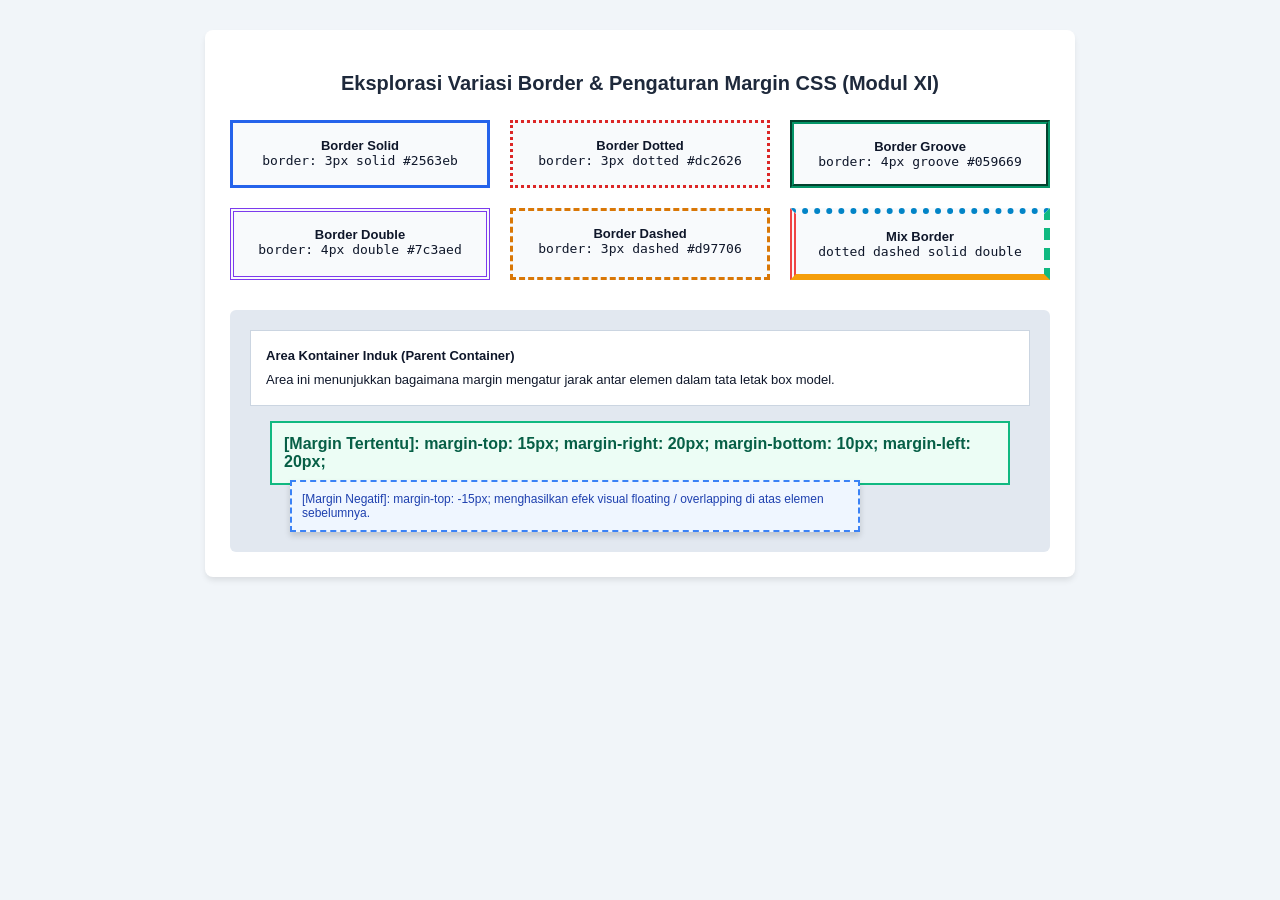
<file: percobaan/latihan2_box_border.html>
<!DOCTYPE html>
<html lang="id">
<head>
    <meta charset="UTF-8">
    <title>Percobaan 2: Box Model Margin & Variasi Border</title>
    <style>
        body {
            font-family: Arial, sans-serif;
            background-color: #f1f5f9;
            padding: 30px;
            margin: 0;
            color: #0f172a;
        }

        .wrapper {
            max-width: 820px;
            margin: 0 auto;
            background: #ffffff;
            padding: 25px;
            border-radius: 8px;
            box-shadow: 0 4px 6px -1px rgba(0,0,0,0.1);
        }

        h2.title {
            text-align: center;
            color: #1e293b;
            margin-bottom: 25px;
            font-size: 20px;
        }

        /* Demonstrasi Variasi Border Sesuai Modul XI Halaman 4 */
        .border-grid {
            display: grid;
            grid-template-columns: repeat(auto-fit, minmax(220px, 1fr));
            gap: 20px;
            margin-bottom: 30px;
        }

        .box {
            padding: 15px;
            background-color: #f8fafc;
            text-align: center;
            font-size: 13px;
        }

        /* 1. Border Solid */
        .border-solid {
            border: 3px solid #2563eb;
        }

        /* 2. Border Dotted */
        .border-dotted {
            border: 3px dotted #dc2626;
        }

        /* 3. Border Groove */
        .border-groove {
            border: 4px groove #059669;
        }

        /* 4. Border Double */
        .border-double {
            border: 4px double #7c3aed;
        }

        /* 5. Border Dashed */
        .border-dashed {
            border: 3px dashed #d97706;
        }

        /* 6. Mix Border (4 Sisi Berbeda Sesuai Modul XI) */
        .border-mix {
            border-width: 6px;
            border-color: #0284c7 #10b981 #f59e0b #ef4444;
            border-style: dotted dashed solid double;
        }

        /* Demonstrasi Pengaturan Margin (Top, Right, Bottom, Left & Margin Negatif) */
        .margin-demo-area {
            background-color: #e2e8f0;
            padding: 20px;
            border-radius: 6px;
            position: relative;
        }

        .base-card {
            background-color: #ffffff;
            padding: 15px;
            border: 1px solid #cbd5e1;
            font-size: 13px;
            line-height: 1.5;
        }

        /* Kotak dengan Nilai Margin Spesifik Sesuai Modul */
        .custom-margin-box {
            background-color: #ecfdf5;
            border: 2px solid #10b981;
            padding: 12px;
            margin-top: 15px;
            margin-right: 20px;
            margin-bottom: 10px;
            margin-left: 20px;
            font-weight: bold;
            color: #065f46;
        }

        /* Kotak Demonstrasi Margin Negatif (Efek Tumpang Tindih) */
        .negative-margin-box {
            background-color: #eff6ff;
            border: 2px dashed #3b82f6;
            padding: 10px;
            margin-top: -15px; /* Margin negatif menarik elemen ke atas */
            margin-left: 40px;
            width: 70%;
            font-size: 12px;
            color: #1e40af;
            box-shadow: 0 4px 6px rgba(0,0,0,0.15);
        }
    </style>
</head>
<body>

    <div class="wrapper">
        <h2 class="title">Eksplorasi Variasi Border &amp; Pengaturan Margin CSS (Modul XI)</h2>

        <!-- Bagian 1: Galeri Bentuk Border -->
        <div class="border-grid">
            <div class="box border-solid">
                <strong>Border Solid</strong><br>
                <code>border: 3px solid #2563eb</code>
            </div>
            <div class="box border-dotted">
                <strong>Border Dotted</strong><br>
                <code>border: 3px dotted #dc2626</code>
            </div>
            <div class="box border-groove">
                <strong>Border Groove</strong><br>
                <code>border: 4px groove #059669</code>
            </div>
            <div class="box border-double">
                <strong>Border Double</strong><br>
                <code>border: 4px double #7c3aed</code>
            </div>
            <div class="box border-dashed">
                <strong>Border Dashed</strong><br>
                <code>border: 3px dashed #d97706</code>
            </div>
            <div class="box border-mix">
                <strong>Mix Border</strong><br>
                <code>dotted dashed solid double</code>
            </div>
        </div>

        <!-- Bagian 2: Demonstrasi Margin Positif & Negatif -->
        <div class="margin-demo-area">
            <div class="base-card">
                <strong>Area Kontainer Induk (Parent Container)</strong>
                <p style="margin: 5px 0 0 0;">Area ini menunjukkan bagaimana margin mengatur jarak antar elemen dalam tata letak box model.</p>
            </div>

            <div class="custom-margin-box">
                [Margin Tertentu]: margin-top: 15px; margin-right: 20px; margin-bottom: 10px; margin-left: 20px;
            </div>

            <div class="negative-margin-box">
                [Margin Negatif]: margin-top: -15px; menghasilkan efek visual floating / overlapping di atas elemen sebelumnya.
            </div>
        </div>
    </div>

</body>
</html>
</file>
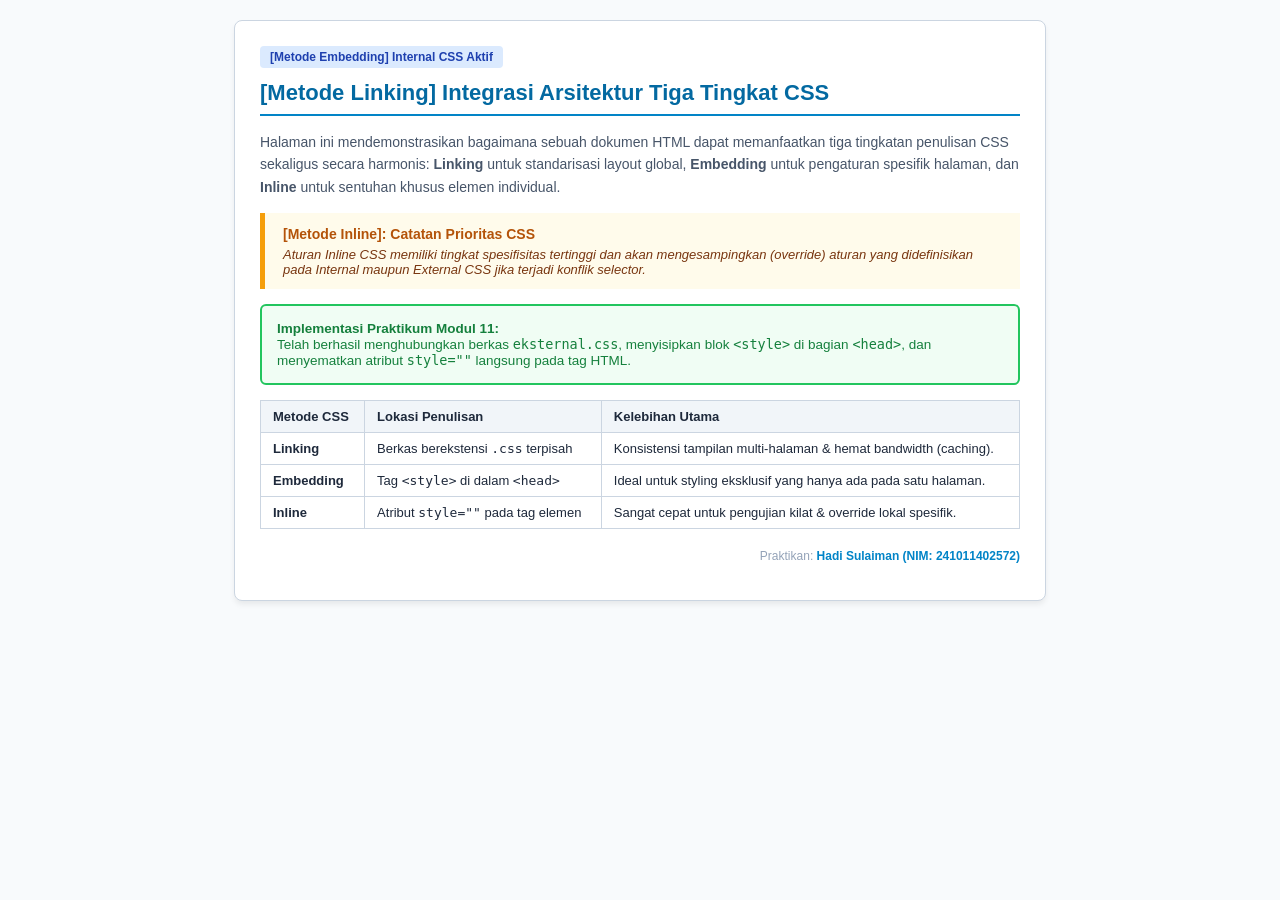
<file: percobaan/latihan3_linking_embedding_inline.html>
<!DOCTYPE html>
<html lang="id">
<head>
    <meta charset="UTF-8">
    <title>Percobaan 3: Tiga Metode Penggunaan CSS</title>
    
    <!-- 1. METODE LINKING (EXTERNAL CSS) -->
    <link rel="stylesheet" href="eksternal.css">

    <!-- 2. METODE EMBEDDING (INTERNAL CSS) -->
    <style type="text/css">
        .badge-embedding {
            background-color: #dbeafe;
            color: #1e40af;
            padding: 4px 10px;
            border-radius: 4px;
            font-size: 12px;
            font-weight: 600;
            display: inline-block;
            margin-bottom: 12px;
        }

        .highlight-box {
            background-color: #f0fdf4;
            border: 2px solid #22c55e;
            padding: 15px;
            border-radius: 6px;
            margin: 15px 0;
            font-size: 13.5px;
            color: #15803d;
        }

        .table-perbandingan {
            width: 100%;
            border-collapse: collapse;
            margin-top: 15px;
            font-size: 13px;
        }

        .table-perbandingan th, .table-perbandingan td {
            border: 1px solid #cbd5e1;
            padding: 8px 12px;
            text-align: left;
        }

        .table-perbandingan th {
            background-color: #f1f5f9;
            font-weight: 600;
        }
    </style>
</head>
<body>

    <div class="card-panel">
        <span class="badge-embedding">[Metode Embedding] Internal CSS Aktif</span>
        <h1 class="header-eksternal">[Metode Linking] Integrasi Arsitektur Tiga Tingkat CSS</h1>
        
        <p class="teks-deskripsi">
            Halaman ini mendemonstrasikan bagaimana sebuah dokumen HTML dapat memanfaatkan tiga tingkatan penulisan CSS sekaligus secara harmonis: <strong>Linking</strong> untuk standarisasi layout global, <strong>Embedding</strong> untuk pengaturan spesifik halaman, dan <strong>Inline</strong> untuk sentuhan khusus elemen individual.
        </p>

        <!-- 3. METODE INLINE CSS (PADA BEBERAPA ELEMEN SPESIFIK) -->
        <div style="background-color: #fffbeb; border-left: 5px solid #f59e0b; padding: 12px 18px; margin: 15px 0;">
            <strong style="color: #b45309; font-size: 14px;">[Metode Inline]: Catatan Prioritas CSS</strong>
            <p style="margin: 4px 0 0 0; font-size: 13px; color: #78350f; font-style: italic;">
                Aturan Inline CSS memiliki tingkat spesifisitas tertinggi dan akan mengesampingkan (override) aturan yang didefinisikan pada Internal maupun External CSS jika terjadi konflik selector.
            </p>
        </div>

        <div class="highlight-box">
            <strong>Implementasi Praktikum Modul 11:</strong><br>
            Telah berhasil menghubungkan berkas <code>eksternal.css</code>, menyisipkan blok <code>&lt;style&gt;</code> di bagian <code>&lt;head&gt;</code>, dan menyematkan atribut <code>style=""</code> langsung pada tag HTML.
        </div>

        <table class="table-perbandingan">
            <thead>
                <tr>
                    <th>Metode CSS</th>
                    <th>Lokasi Penulisan</th>
                    <th>Kelebihan Utama</th>
                </tr>
            </thead>
            <tbody>
                <tr>
                    <td><strong>Linking</strong></td>
                    <td>Berkas berekstensi <code>.css</code> terpisah</td>
                    <td>Konsistensi tampilan multi-halaman &amp; hemat bandwidth (caching).</td>
                </tr>
                <tr>
                    <td><strong>Embedding</strong></td>
                    <td>Tag <code>&lt;style&gt;</code> di dalam <code>&lt;head&gt;</code></td>
                    <td>Ideal untuk styling eksklusif yang hanya ada pada satu halaman.</td>
                </tr>
                <tr>
                    <td><strong>Inline</strong></td>
                    <td>Atribut <code>style=""</code> pada tag elemen</td>
                    <td>Sangat cepat untuk pengujian kilat &amp; override lokal spesifik.</td>
                </tr>
            </tbody>
        </table>

        <!-- Elemen Inline Tambahan -->
        <p style="text-align: right; font-size: 12px; color: #94a3b8; margin-top: 20px;">
            Praktikan: <span style="font-weight: bold; color: #0284c7;">Hadi Sulaiman (NIM: 241011402572)</span>
        </p>
    </div>

</body>
</html>
</file>
<file: style.css>
/* ==========================================================================
   TUGAS PEMROGRAMAN WEB 1 - PRAKTIKUM PROPERTI CSS (MODUL XI)
   ==========================================================================
   IDENTITAS MAHASISWA:
   - Nama        : Hadi Sulaiman
   - NIM         : 241011402572
   - Kelas       : 05TPLM003
   - Mata Kuliah : Pemrograman Web 1
   - Kampus      : Universitas Pamulang (UNPAM)

   KETENTUAN DIGIT TERAKHIR NIM (Digit = 2):
   - Tema Website     : Travel Wisata (NusantaraVenture)
   - Tata Letak Layout: Dua Kolom (Two-Column Layout: 2.2fr : 1fr)
   - Tantangan        : Galeri Destinasi dengan Filter & Kartu Interaktif

   KETENTUAN 5 DIGIT TERAKHIR NIM (0, 2, 5, 7, 2 -> Angka 0 diubah ke 5 -> 5, 2, 5, 7, 2):
   1. FONT-SIZE   : Min 3 ukuran berbeda | Judul utama = Digit 1 * 5px = 25px
                    (Diterapkan: 25px, 18px, 14px, 12px)
   2. FONT-FAMILY : Min 2 font dasar + Digit 2 variasi tambahan = 4 Jenis Font
                    (Diterapkan: Poppins, Playfair Display, Segoe UI, Courier New)
   3. FONT-WEIGHT : Membedakan ketebalan judul & isi | Min Digit 3 elemen bold = 5 Elemen
                    - Ketebalan Isi  : font-weight: normal; (body)
                    - Ketebalan Judul: font-weight: bold;
                    - 5 Elemen Bold  : .brand-nama, .judul-utama, .destinasi-nama,
                                       .harga-angka, .btn-aksi
   4. FONT-STYLE  : Menggunakan normal & italic | Min Digit 4 elemen italic = 7 Elemen
                    - Gaya Standar   : font-style: normal; (body)
                    - 7 Elemen Italic: .tagline-italic, .lokasi-italic, .quote-italic,
                                       .catatan-italic, .testimoni-italic,
                                       .fasilitas-italic, .footer-motto-italic
   5. TEXT-ALIGN  : Min 2 jenis perataan | Min Digit 5 elemen perataan khusus = 2 Elemen
                    - Perataan Normal: text-align: left; (body)
                    - 2 Elemen Khusus: .text-center-khusus (Center), .text-justify-khusus (Justify)
   6. MARGIN      : Mengatur jarak antarbagian | Margin utama = Digit 1 * 5px = 25px
                    (Diterapkan: margin 25px 0 dan grid gap 25px)
   7. BORDER      : Min 2 jenis border berbeda | Ketebalan border utama = Digit 2 px = 2px
                    (Diterapkan: 2px solid dan 2px dashed)
   8. METODE CSS  : External CSS (style.css pada 3 file HTML: index, destinasi, kontak)
                    Internal CSS (embedding tag <style> pada destinasi.html)
                    Inline CSS (atribut style="..." pada minimal 2 elemen HTML)
   ========================================================================== */

/* ── 1. IMPORT GOOGLE FONTS (Variasi Font Sesuai Ketentuan NIM) ── */
@import url('https://fonts.googleapis.com/css2?family=Playfair+Display:ital,wght@0,600;0,700;1,400;1,600&family=Poppins:ital,wght@0,400;0,500;0,600;0,700;1,400;1,500&display=swap');

/* ── 2. RESET DAN VARIABEL CSS ── */
:root {
    --primary-color: #0284c7;       /* Sky Blue */
    --primary-dark: #0369a1;
    --accent-color: #0d9488;        /* Teal */
    --accent-warm: #f59e0b;         /* Amber */
    --text-dark: #0f172a;           /* Slate 900 */
    --text-muted: #475569;          /* Slate 600 */
    --bg-light: #f8fafc;            /* Slate 50 */
    --bg-white: #ffffff;
    --border-color: #e2e8f0;
    --font-utama: 'Poppins', sans-serif;
    --font-heading: 'Playfair Display', Georgia, serif;
    --font-tambahan-1: 'Segoe UI', Tahoma, Geneva, Verdana, sans-serif;
    --font-tambahan-2: 'Courier New', Courier, monospace;
}

* {
    margin: 0;
    padding: 0;
    box-sizing: border-box;
}

body {
    font-family: var(--font-utama);
    font-size: 14px;                /* Ukuran font teks isi (Ukuran #1) */
    line-height: 1.6;
    color: var(--text-dark);
    background-color: var(--bg-light);
    font-weight: normal;            /* Ketebalan standar teks isi (Normal) */
    font-style: normal;             /* Gaya standar teks isi (Normal) */
    text-align: left;               /* Perataan teks standar isi (Left) */
}

/* ── 3. ATURAN FONT-SIZE (Minimal 3 ukuran teks berbeda, Judul Utama = 25px) ── */
h1.judul-utama {
    font-size: 25px;                /* Sesuai Digit ke-1: 5 * 5px = 25px */
    font-family: var(--font-heading);
    color: var(--primary-dark);
    line-height: 1.3;
}

h2.judul-seksi {
    font-size: 18px;                /* Ukuran font heading seksi (Ukuran #2) */
    font-family: var(--font-heading);
    color: var(--text-dark);
    margin-bottom: 12px;
}

h3.destinasi-nama {
    font-size: 16px;                /* Ukuran font nama kartu destinasi */
    font-family: var(--font-utama);
    color: var(--text-dark);
}

.teks-kecil {
    font-size: 12px;                /* Ukuran font metadata / badge (Ukuran #3) */
    color: var(--text-muted);
}

.teks-tiket-voucher {
    font-size: 13px;
    font-family: var(--font-tambahan-2); /* Variasi Font Tambahan #2: Monospace */
}

/* ── 4. ATURAN FONT-FAMILY (Minimal 2 font + 2 variasi tambahan = 4 font) ── */
.font-serif-elegan {
    font-family: var(--font-heading);
}

.font-sans-modern {
    font-family: var(--font-utama);
}

.font-sistem-bersih {
    font-family: var(--font-tambahan-1); /* Variasi Font Tambahan #1: Segoe UI */
}

.font-kode-voucher {
    font-family: var(--font-tambahan-2); /* Variasi Font Tambahan #2: Monospace */
}

/* ── 5. ATURAN FONT-WEIGHT (Membedakan Judul & Isi: Tepat 5 Elemen Bold Sesuai Digit ke-3 NIM = 5) ── */
/* Elemen Bold #1: Brand Logo Navbar */
.brand-nama {
    font-weight: bold;
    font-size: 20px;
    color: var(--primary-color);
    letter-spacing: -0.5px;
}

/* Elemen Bold #2: Judul Utama Halaman */
.judul-utama {
    font-weight: bold;
}

/* Elemen Bold #3: Nama Kartu Destinasi */
.destinasi-nama {
    font-weight: bold;
}

/* Elemen Bold #4: Nilai Harga Paket Wisata */
.harga-angka {
    font-weight: bold;
    font-size: 16px;
    color: var(--primary-dark);
}

/* Elemen Bold #5: Tombol Aksi dan Navigasi */
.btn-aksi {
    font-weight: bold;
    display: inline-block;
    padding: 8px 16px;
    background-color: var(--primary-color);
    color: #ffffff;
    text-decoration: none;
    border-radius: 6px;
    transition: background 0.2s ease;
    border: none;
    cursor: pointer;
}

.btn-aksi:hover {
    background-color: var(--primary-dark);
}

/* Label Formulir & Elemen Tambahan Dibuat Bobot Standar */
.form-label {
    display: block;
    margin-bottom: 6px;
    font-size: 13px;
    color: var(--text-dark);
}

/* ── 6. ATURAN FONT-STYLE (Menggunakan Normal & Italic: Tepat 7 Elemen Italic Sesuai Digit ke-4 NIM = 7) ── */
/* Elemen Italic #1: Tagline Header */
.tagline-italic {
    font-style: italic;
    color: var(--text-muted);
}

/* Elemen Italic #2: Lokasi Geografis Destinasi */
.lokasi-italic {
    font-style: italic;
    color: var(--primary-color);
}

/* Elemen Italic #3: Kutipan Wisatawan / Quote */
.quote-italic {
    font-style: italic;
    color: #334155;
    background: #f1f5f9;
    padding: 10px 15px;
    border-left: 4px solid var(--accent-warm);
    margin: 10px 0;
}

/* Elemen Italic #4: Catatan Khusus Perjalanan */
.catatan-italic {
    font-style: italic;
    font-size: 12px;
    color: #64748b;
}

/* Elemen Italic #5: Testimoni Pengunjung */
.testimoni-italic {
    font-style: italic;
    color: #475569;
}

/* Elemen Italic #6: Keterangan Fasilitas / Term */
.fasilitas-italic {
    font-style: italic;
    font-size: 11px;
    color: #0d9488;
}

/* Elemen Italic #7: Motto / Slogan Footer */
.footer-motto-italic {
    font-style: italic;
    color: #94a3b8;
}

/* ── 7. ATURAN TEXT-ALIGN (Minimal 2 Jenis Perataan: Tepat 2 Elemen Perataan Khusus Sesuai Digit ke-5 NIM = 2) ── */
/* Elemen Perataan Khusus #1: Text Center */
.text-center-khusus {
    text-align: center;
}

/* Elemen Perataan Khusus #2: Text Justify */
.text-justify-khusus {
    text-align: justify;
}

/* ── 8. ATURAN MARGIN (Margin Utama = 5 * 5px = 25px sesuai Digit ke-1) ── */
.margin-utama {
    margin-top: 25px;
    margin-bottom: 25px;
}

.seksi-margin {
    margin-bottom: 25px;            /* Jarak antarbagian halaman = 25px */
}

.banner-promo-margin {
    margin: 25px 0;
}

/* ── 9. ATURAN BORDER (Minimal 2 jenis border berbeda, Border Utama = 2px sesuai Digit ke-2) ── */
/* Border Jenis #1: Border Solid 2px (Border Utama) */
.border-utama-solid {
    border: 2px solid var(--primary-color);
    border-radius: 8px;
}

.kartu-destinasi {
    background: var(--bg-white);
    border: 2px solid #e2e8f0;      /* Border solid default */
    border-radius: 8px;
    overflow: hidden;
    transition: transform 0.2s ease, border-color 0.2s ease;
}

.kartu-destinasi:hover {
    border-color: var(--primary-color);
    transform: translateY(-3px);
}

/* Border Jenis #2: Border Dashed 2px (Kotak Voucher/Promo) */
.border-promo-dashed {
    border: 2px dashed var(--accent-color);
    background-color: #f0fdfa;
    border-radius: 8px;
    padding: 15px;
}

/* Border Jenis Tambahan #3: Border Dotted 2px */
.border-info-dotted {
    border: 2px dotted #f59e0b;
    background-color: #fffbeb;
    border-radius: 8px;
    padding: 12px;
}

/* ── 10. LAYOUT UTAMA: DUA KOLOM (Sesuai Digit Terakhir NIM = 2) ── */
.navbar {
    background-color: var(--bg-white);
    border-bottom: 1px solid var(--border-color);
    padding: 15px 0;
    position: sticky;
    top: 0;
    z-index: 100;
}

.container {
    width: 90%;
    max-width: 1140px;
    margin: 0 auto;
}

.nav-flex {
    display: flex;
    justify-content: space-between;
    align-items: center;
}

.nav-links {
    list-style: none;
    display: flex;
    gap: 20px;
}

.nav-links a {
    text-decoration: none;
    color: var(--text-dark);
        transition: color 0.2s;
}

.nav-links a:hover, .nav-links a.active {
    color: var(--primary-color);
}

/* Grid Layout Dua Kolom */
.layout-dua-kolom {
    display: grid;
    grid-template-columns: 2fr 1fr; /* Kolom 1 (Konten Utama) : Kolom 2 (Sidebar) */
    gap: 25px;                      /* Sesuai margin/gap 25px */
    margin-top: 25px;
    margin-bottom: 25px;
}

.kolom-utama {
    display: flex;
    flex-direction: column;
    gap: 25px;
}

.kolom-sidebar {
    display: flex;
    flex-direction: column;
    gap: 20px;
}

/* Widget Sidebar */
.widget-box {
    background: var(--bg-white);
    padding: 18px;
    border-radius: 8px;
    border: 1px solid var(--border-color);
}

/* ── 11. TANTANGAN TEMA: GALERI DESTINASI (Sesuai Digit Terakhir NIM = 2) ── */
.galeri-grid {
    display: grid;
    grid-template-columns: repeat(auto-fill, minmax(260px, 1fr));
    gap: 20px;
}

.destinasi-img-wrap {
    width: 100%;
    height: 180px;
    overflow: hidden;
    position: relative;
}

.destinasi-img {
    width: 100%;
    height: 100%;
    object-fit: cover;
    transition: transform 0.3s ease;
}

.kartu-destinasi:hover .destinasi-img {
    transform: scale(1.05);
}

.destinasi-badge {
    position: absolute;
    top: 10px;
    right: 10px;
    background: rgba(15, 23, 42, 0.8);
    color: #ffffff;
    font-size: 11px;
    padding: 3px 8px;
    border-radius: 4px;
}

.destinasi-body {
    padding: 15px;
}

.destinasi-footer {
    display: flex;
    justify-content: space-between;
    align-items: center;
    margin-top: 12px;
    padding-top: 10px;
    border-top: 1px solid var(--border-color);
}

/* Hero Section */
.hero-banner {
    position: relative;
    border-radius: 10px;
    overflow: hidden;
    color: #ffffff;
    padding: 40px 30px;
    background-size: cover;
    background-position: center;
    margin-bottom: 25px;
}

.hero-overlay {
    position: absolute;
    top: 0; left: 0; right: 0; bottom: 0;
    background: linear-gradient(135deg, rgba(2, 132, 199, 0.85), rgba(15, 23, 42, 0.75));
    z-index: 1;
}

.hero-content {
    position: relative;
    z-index: 2;
    max-width: 600px;
}

.hero-content h1 {
    color: #ffffff;
    margin-bottom: 10px;
}

.hero-content p {
    color: #e2e8f0;
    margin-bottom: 18px;
}

/* Form Styling */
.form-group {
    margin-bottom: 15px;
}

.form-group label {
    display: block;
    margin-bottom: 5px;
    font-size: 13px;
}

.form-control {
    width: 100%;
    padding: 8px 12px;
    border: 1px solid var(--border-color);
    border-radius: 6px;
    font-family: var(--font-utama);
    font-size: 13px;
}

.form-control:focus {
    outline: none;
    border-color: var(--primary-color);
}

/* Identitas Mahasiswa Bar */
.identitas-bar {
    background: #0f172a;
    color: #cbd5e1;
    font-size: 11.5px;
    padding: 8px 0;
    border-bottom: 1px solid #1e293b;
}

.identitas-content {
    display: flex;
    justify-content: space-between;
    flex-wrap: wrap;
    gap: 10px;
}

/* Footer */
footer {
    background: #0f172a;
    color: #cbd5e1;
    padding: 30px 0 20px 0;
    margin-top: 40px;
    border-top: 2px solid var(--primary-color);
}

.footer-bottom {
    border-top: 1px solid #1e293b;
    padding-top: 15px;
    margin-top: 20px;
    font-size: 12px;
}

/* Responsif Mobile */
@media (max-width: 768px) {
    .layout-dua-kolom {
        grid-template-columns: 1fr;
    }
}
</file>
<file: percobaan/eksternal.css>
/* File: eksternal.css - Metode 1: Linking (External CSS) */
body {
    font-family: 'Segoe UI', Tahoma, Geneva, Verdana, sans-serif;
    background-color: #f8fafc;
    color: #1e293b;
    margin: 0;
    padding: 20px;
}

.card-panel {
    max-width: 760px;
    margin: 0 auto;
    background-color: #ffffff;
    border: 1px solid #cbd5e1;
    border-radius: 8px;
    padding: 25px;
    box-shadow: 0 4px 6px -1px rgba(0, 0, 0, 0.08);
}

.header-eksternal {
    color: #0369a1;
    font-size: 22px;
    border-bottom: 2px solid #0284c7;
    padding-bottom: 8px;
    margin-top: 0;
}

.teks-deskripsi {
    font-size: 14px;
    line-height: 1.6;
    color: #475569;
}
</file>
